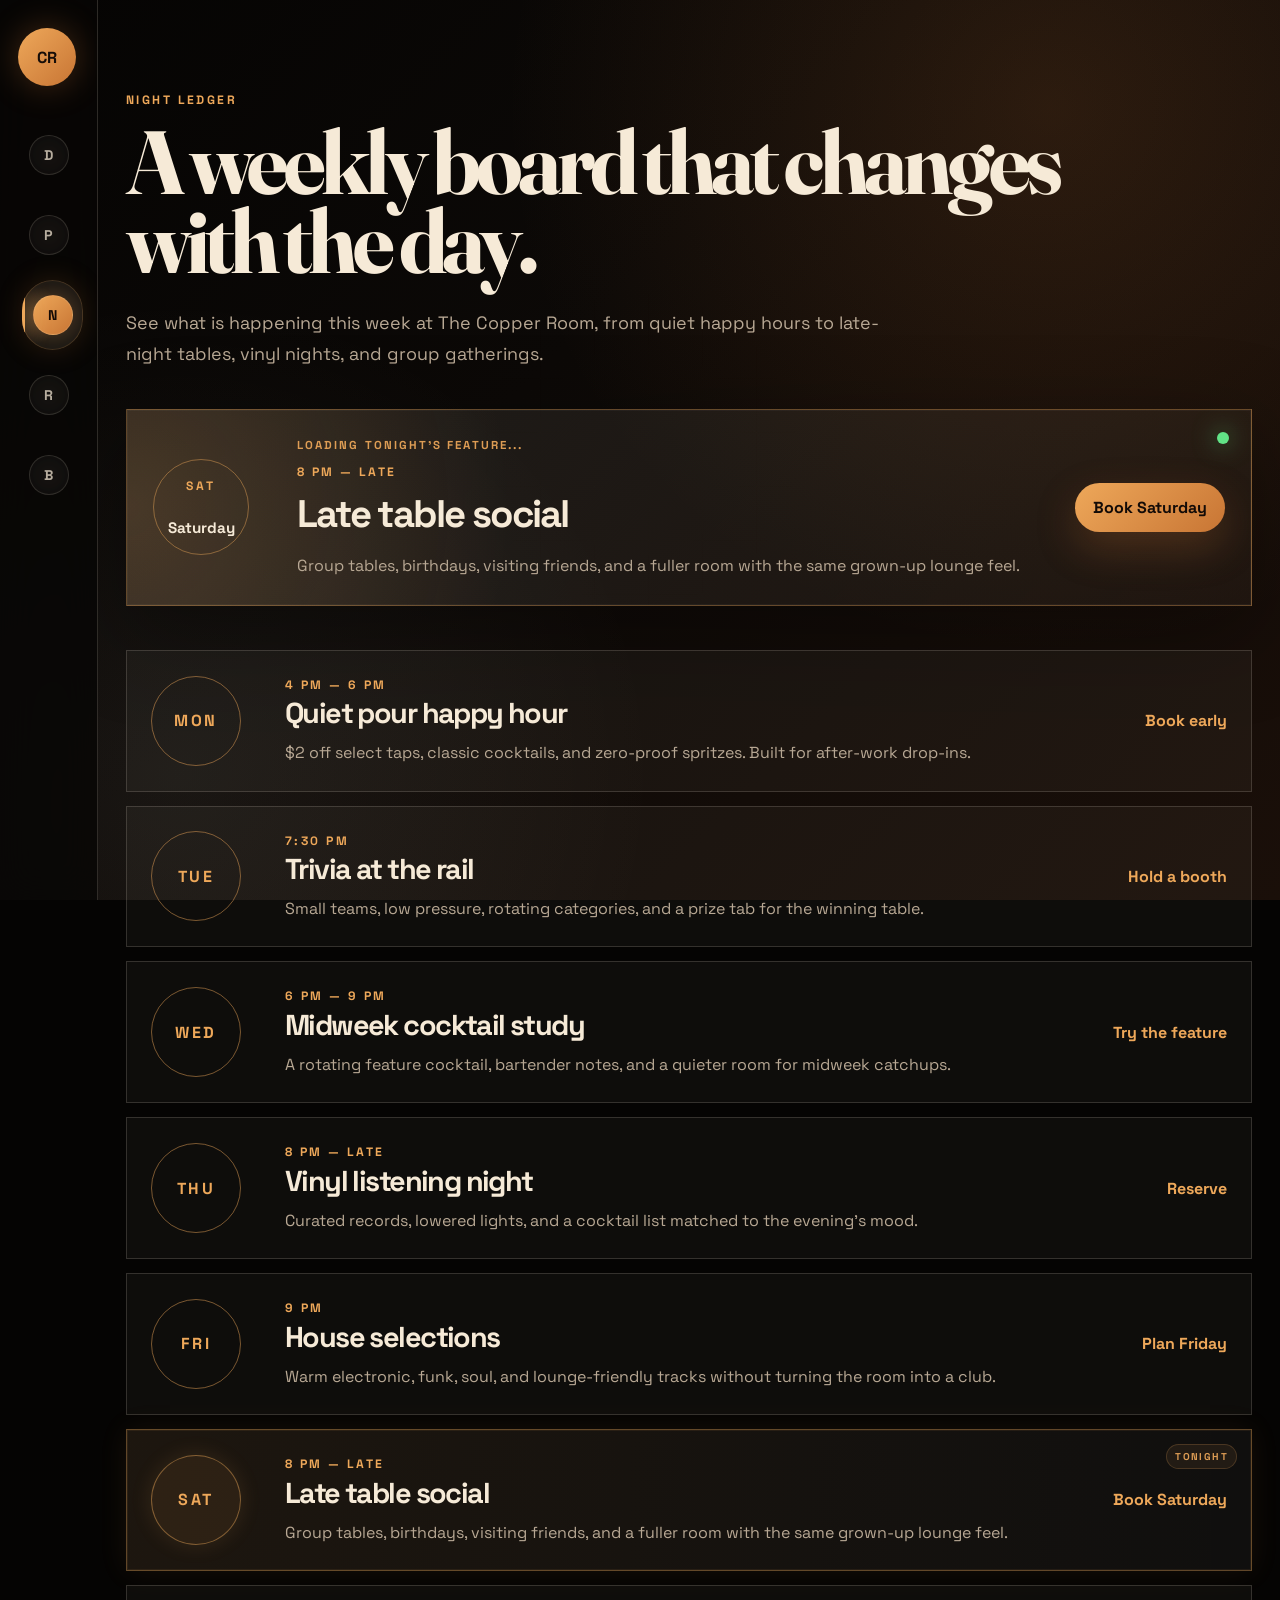
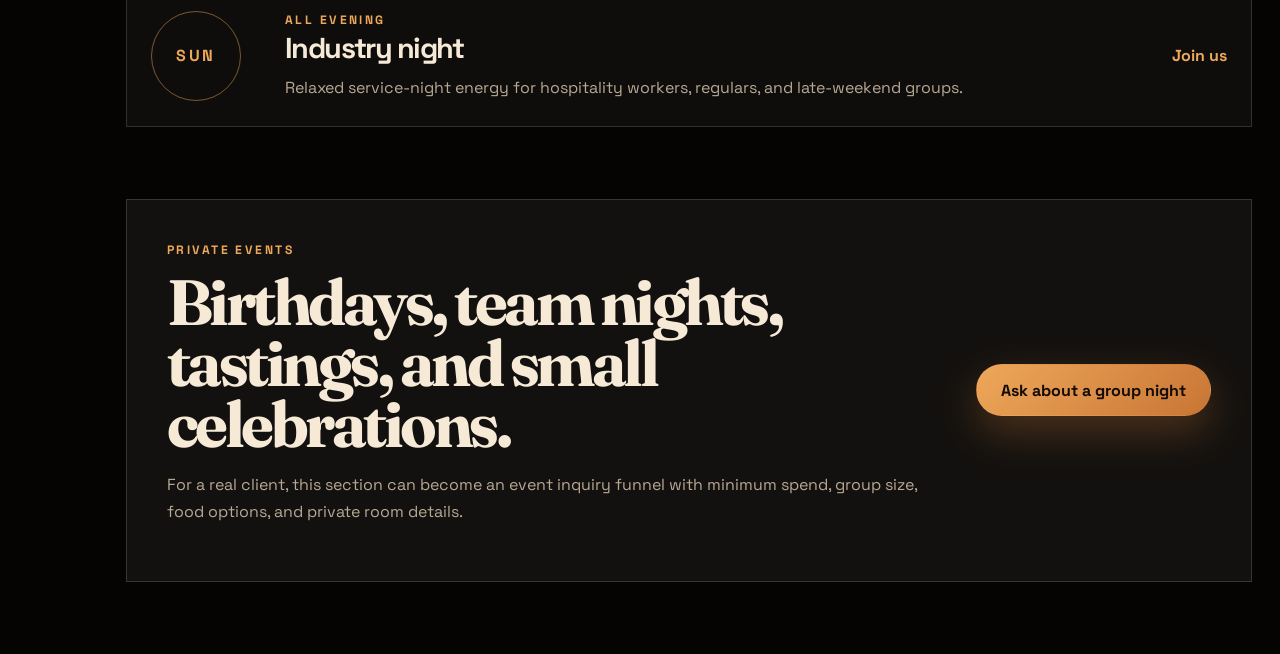
<file: code/calendar.html>
<!DOCTYPE html>
<html lang="en">
    <script src="js/venue.js"></script>
<head>
    <meta charset="UTF-8">
    <meta name="viewport" content="width=device-width, initial-scale=1.0">
    <title>Night Ledger | The Copper Room</title>
    <link rel="preconnect" href="https://fonts.googleapis.com">
    <link rel="preconnect" href="https://fonts.gstatic.com" crossorigin>
    <link href="https://fonts.googleapis.com/css2?family=Fraunces:opsz,wght@9..144,700;9..144,800&family=Space+Grotesk:wght@400;500;600;700&display=swap" rel="stylesheet">
    <link rel="stylesheet" href="css/venue.css">
</head>
<body>
    <aside class="side-rail">
        <a class="brand-lockup" href="index.html">
            <span class="brand-mark">CR</span>
            <span><strong>The Copper Room</strong><small>Cocktail Bar · Listening Lounge</small></span>
        </a>
        <nav class="rail-nav" aria-label="Primary navigation">
            <a href="index.html"><span>01</span>The Door</a>
            <a href="wall.html"><span>02</span>Pour Wall</a>
            <a class="active" href="calendar.html"><span>03</span>Night Ledger</a>
            <a href="rooms.html"><span>04</span>Room Map</a>
            <a href="reserve.html"><span>05</span>Reserve</a>
        </nav>
        <div class="rail-note">
            <p class="eyebrow">Weekly board</p>
            <p>Use this page for events, happy hours, live music, trivia, and private nights.</p>
        </div>
    </aside>

    <main class="site-main">
        <header class="page-intro ledger-intro dynamic-intro">
    <p class="kicker">Night Ledger</p>
    <h1>A weekly board that changes with the day.</h1>
    <p class="lead">See what is happening this week at The Copper Room, from quiet happy hours to late-night tables, vinyl nights, and group gatherings.</p>
</header>

<section class="today-ledger section-pad" aria-live="polite">
    <article class="today-card">
        <span class="live-dot" aria-hidden="true"></span>

        <div class="today-date">
            <span id="todayLabel">NOW</span>
            <strong id="todayDay">Tonight</strong>
        </div>

        <div class="today-feature-copy">
            <p class="feature-status">Loading tonight’s feature...</p>
            <p class="eyebrow" id="todayTime">Checking the board</p>
            <h2 id="todayTitle">Tonight at The Copper Room</h2>
            <p id="todayCopy">The Night Ledger updates automatically based on the current day.</p>
        </div>

        <a id="todayAction" href="reserve.html">Reserve</a>
    </article>
</section>

<section class="ledger section-pad dynamic-ledger">
    <article class="ledger-row" data-day="1">
        <span class="date-stamp">MON</span>
        <div>
            <p class="eyebrow">4 PM — 6 PM</p>
            <h2>Quiet pour happy hour</h2>
            <p>$2 off select taps, classic cocktails, and zero-proof spritzes. Built for after-work drop-ins.</p>
        </div>
        <a href="reserve.html">Book early</a>
    </article>

    <article class="ledger-row" data-day="2">
        <span class="date-stamp">TUE</span>
        <div>
            <p class="eyebrow">7:30 PM</p>
            <h2>Trivia at the rail</h2>
            <p>Small teams, low pressure, rotating categories, and a prize tab for the winning table.</p>
        </div>
        <a href="reserve.html">Hold a booth</a>
    </article>

    <article class="ledger-row" data-day="3">
        <span class="date-stamp">WED</span>
        <div>
            <p class="eyebrow">6 PM — 9 PM</p>
            <h2>Midweek cocktail study</h2>
            <p>A rotating feature cocktail, bartender notes, and a quieter room for midweek catchups.</p>
        </div>
        <a href="reserve.html">Try the feature</a>
    </article>

    <article class="ledger-row" data-day="4">
        <span class="date-stamp">THU</span>
        <div>
            <p class="eyebrow">8 PM — Late</p>
            <h2>Vinyl listening night</h2>
            <p>Curated records, lowered lights, and a cocktail list matched to the evening’s mood.</p>
        </div>
        <a href="reserve.html">Reserve</a>
    </article>

    <article class="ledger-row" data-day="5">
        <span class="date-stamp">FRI</span>
        <div>
            <p class="eyebrow">9 PM</p>
            <h2>House selections</h2>
            <p>Warm electronic, funk, soul, and lounge-friendly tracks without turning the room into a club.</p>
        </div>
        <a href="reserve.html">Plan Friday</a>
    </article>

    <article class="ledger-row" data-day="6">
        <span class="date-stamp">SAT</span>
        <div>
            <p class="eyebrow">8 PM — Late</p>
            <h2>Late table social</h2>
            <p>Group tables, birthdays, visiting friends, and a fuller room with the same grown-up lounge feel.</p>
        </div>
        <a href="reserve.html">Book Saturday</a>
    </article>

    <article class="ledger-row" data-day="0">
        <span class="date-stamp">SUN</span>
        <div>
            <p class="eyebrow">All evening</p>
            <h2>Industry night</h2>
            <p>Relaxed service-night energy for hospitality workers, regulars, and late-weekend groups.</p>
        </div>
        <a href="reserve.html">Join us</a>
    </article>
</section>
        <section class="feature-band section-pad">
            <div class="feature-copy">
                <p class="eyebrow">Private events</p>
                <h2>Birthdays, team nights, tastings, and small celebrations.</h2>
                <p>For a real client, this section can become an event inquiry funnel with minimum spend, group size, food options, and private room details.</p>
            </div>
            <a class="btn primary" href="reserve.html">Ask about a group night</a>
        </section>
    </main>
</body>
</html>
</file>
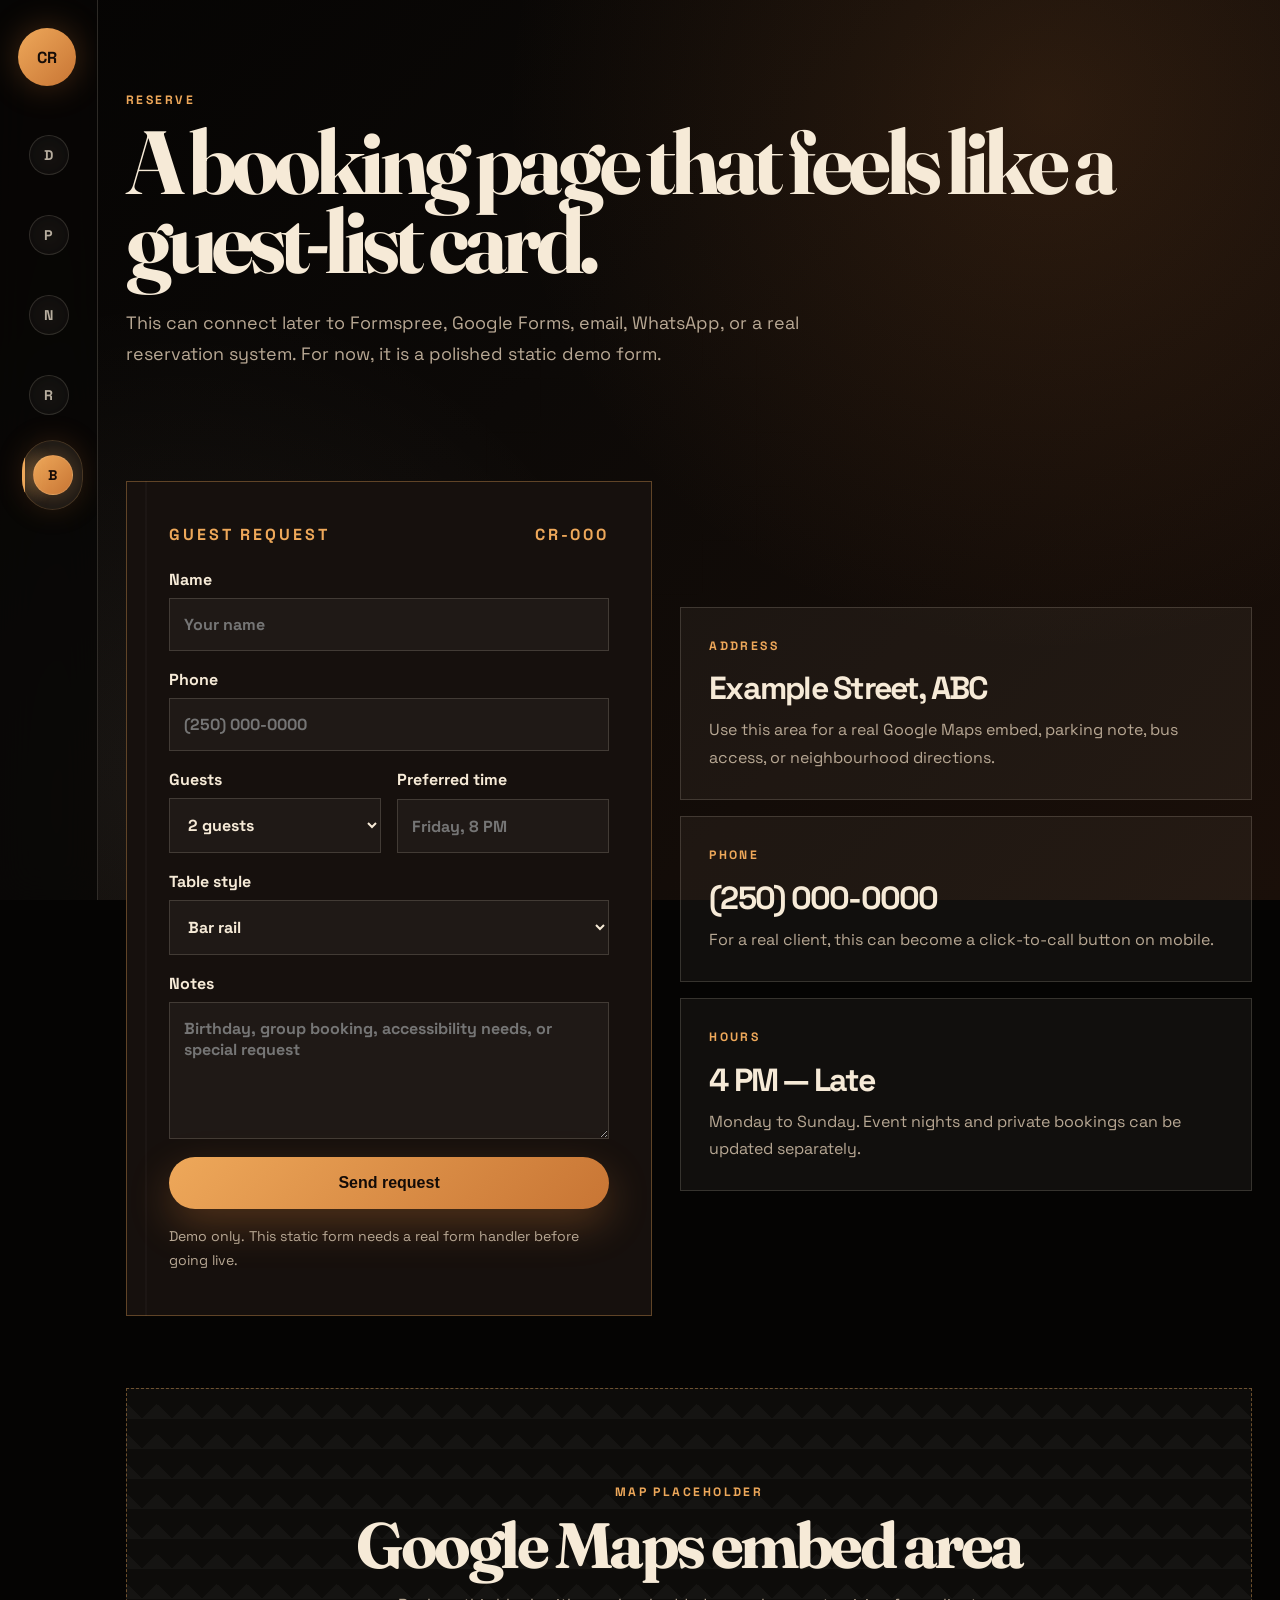
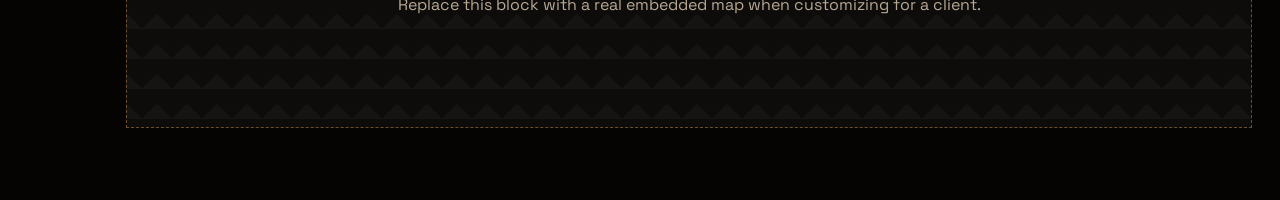
<file: code/reserve.html>
<!DOCTYPE html>
<html lang="en">
    <script src="js/venue.js"></script>
<head>
    <meta charset="UTF-8">
    <meta name="viewport" content="width=device-width, initial-scale=1.0">
    <title>Reserve | The Copper Room</title>
    <link rel="preconnect" href="https://fonts.googleapis.com">
    <link rel="preconnect" href="https://fonts.gstatic.com" crossorigin>
    <link href="https://fonts.googleapis.com/css2?family=Fraunces:opsz,wght@9..144,700;9..144,800&family=Space+Grotesk:wght@400;500;600;700&display=swap" rel="stylesheet">
    <link rel="stylesheet" href="css/venue.css">
</head>
<body>
    <aside class="side-rail">
        <a class="brand-lockup" href="index.html">
            <span class="brand-mark">CR</span>
            <span><strong>The Copper Room</strong><small>Cocktail Bar · Listening Lounge</small></span>
        </a>
        <nav class="rail-nav" aria-label="Primary navigation">
            <a href="index.html"><span>01</span>The Door</a>
            <a href="wall.html"><span>02</span>Pour Wall</a>
            <a href="calendar.html"><span>03</span>Night Ledger</a>
            <a href="rooms.html"><span>04</span>Room Map</a>
            <a class="active" href="reserve.html"><span>05</span>Reserve</a>
        </nav>
        <div class="rail-note">
            <p class="eyebrow">Visit details</p>
            <p>Example Street, ABC</p>
            <p>(250) 000-0000</p>
        </div>
    </aside>

    <main class="site-main">
        <header class="page-intro reserve-intro">
            <p class="kicker">Reserve</p>
            <h1>A booking page that feels like a guest-list card.</h1>
            <p class="lead">This can connect later to Formspree, Google Forms, email, WhatsApp, or a real reservation system. For now, it is a polished static demo form.</p>
        </header>

        <section class="booking-layout section-pad">
            <form class="guest-card" action="#" method="post">
                <div class="form-topline">
                    <span>Guest Request</span>
                    <strong>CR-000</strong>
                </div>
                <label>
                    Name
                    <input type="text" name="name" placeholder="Your name">
                </label>
                <label>
                    Phone
                    <input type="tel" name="phone" placeholder="(250) 000-0000">
                </label>
                <div class="form-row">
                    <label>
                        Guests
                        <select name="guests">
                            <option>2 guests</option>
                            <option>3-4 guests</option>
                            <option>5-6 guests</option>
                            <option>7+ guests</option>
                        </select>
                    </label>
                    <label>
                        Preferred time
                        <input type="text" name="time" placeholder="Friday, 8 PM">
                    </label>
                </div>
                <label>
                    Table style
                    <select name="table-style">
                        <option>Bar rail</option>
                        <option>Booth</option>
                        <option>Listening corner</option>
                        <option>Group table</option>
                    </select>
                </label>
                <label>
                    Notes
                    <textarea name="notes" rows="5" placeholder="Birthday, group booking, accessibility needs, or special request"></textarea>
                </label>
                <button type="submit">Send request</button>
                <p class="form-disclaimer">Demo only. This static form needs a real form handler before going live.</p>
            </form>

            <aside class="visit-stack">
                <article>
                    <p class="eyebrow">Address</p>
                    <h2>Example Street, ABC</h2>
                    <p>Use this area for a real Google Maps embed, parking note, bus access, or neighbourhood directions.</p>
                </article>
                <article>
                    <p class="eyebrow">Phone</p>
                    <h2>(250) 000-0000</h2>
                    <p>For a real client, this can become a click-to-call button on mobile.</p>
                </article>
                <article>
                    <p class="eyebrow">Hours</p>
                    <h2>4 PM — Late</h2>
                    <p>Monday to Sunday. Event nights and private bookings can be updated separately.</p>
                </article>
            </aside>
        </section>

        <section class="map-placeholder section-pad">
            <div>
                <p class="eyebrow">Map placeholder</p>
                <h2>Google Maps embed area</h2>
                <p>Replace this block with a real embedded map when customizing for a client.</p>
            </div>
        </section>
    </main>
</body>
</html>
</file>
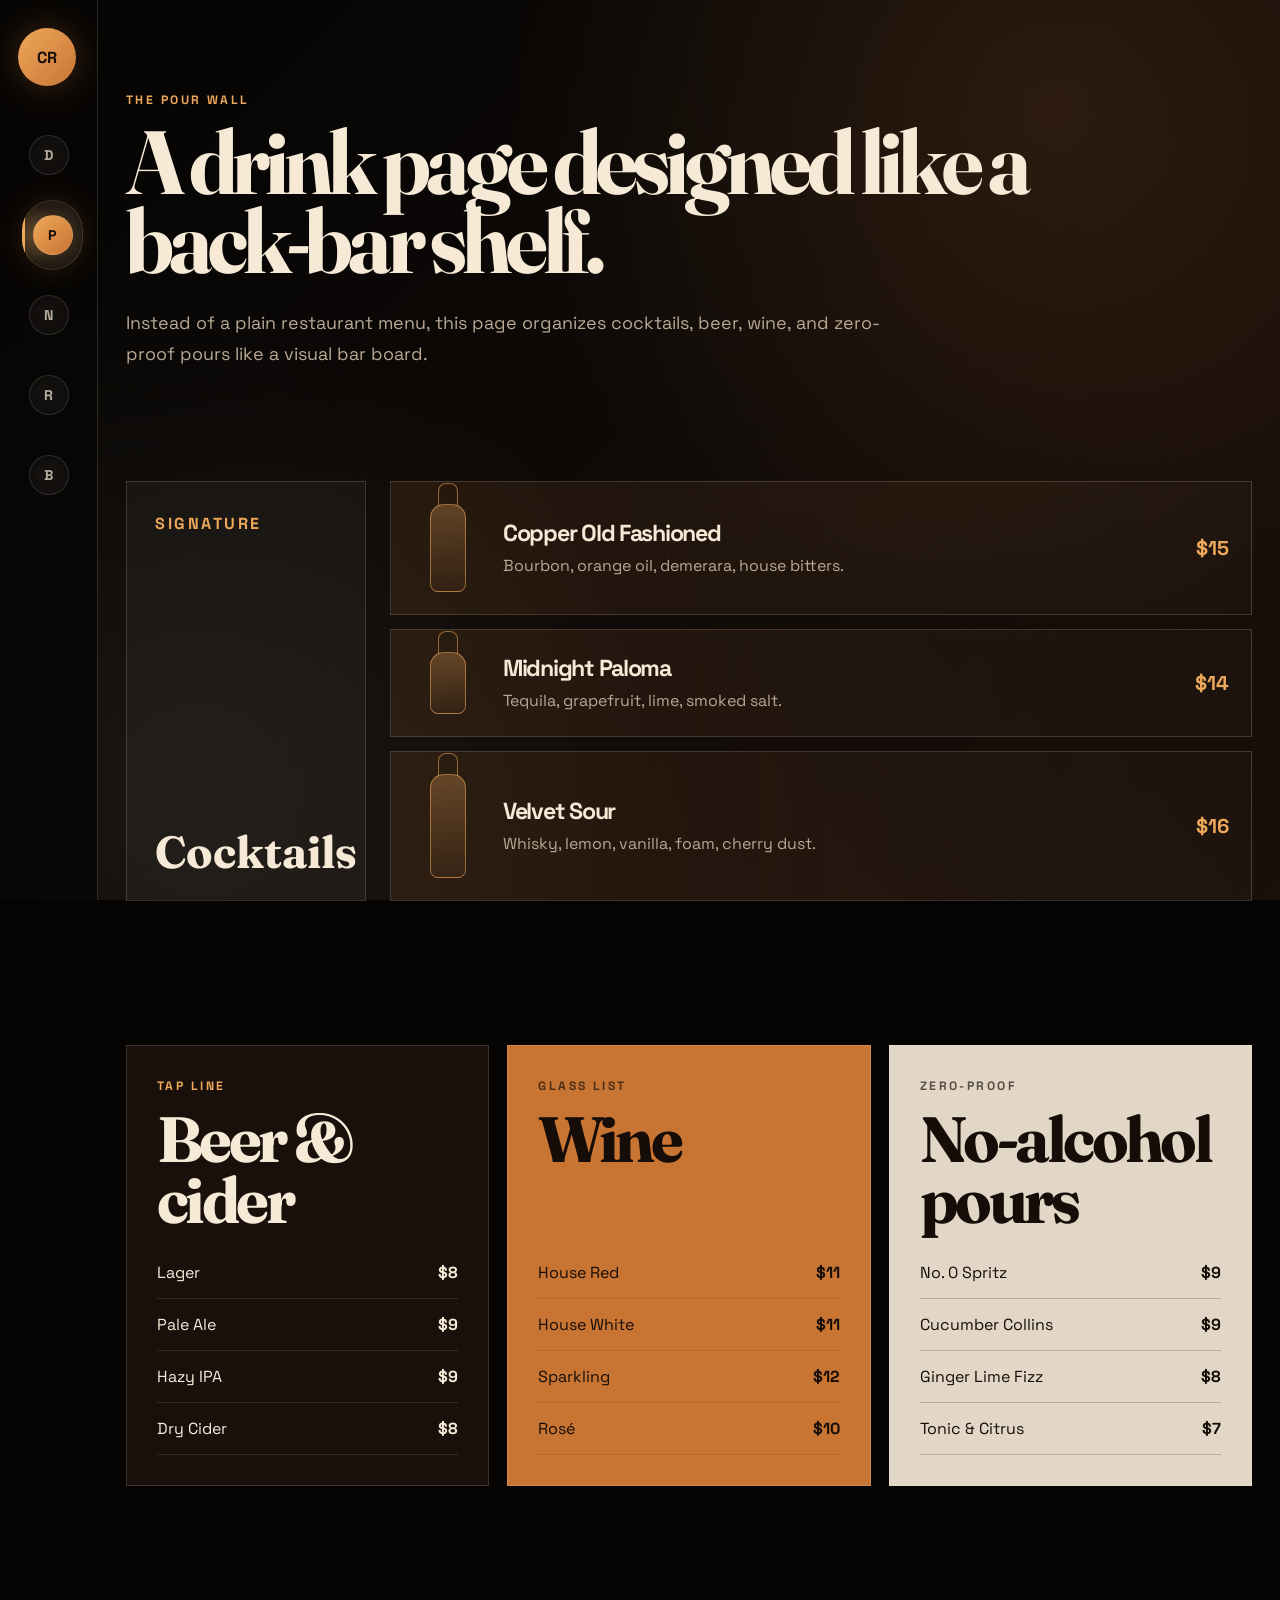
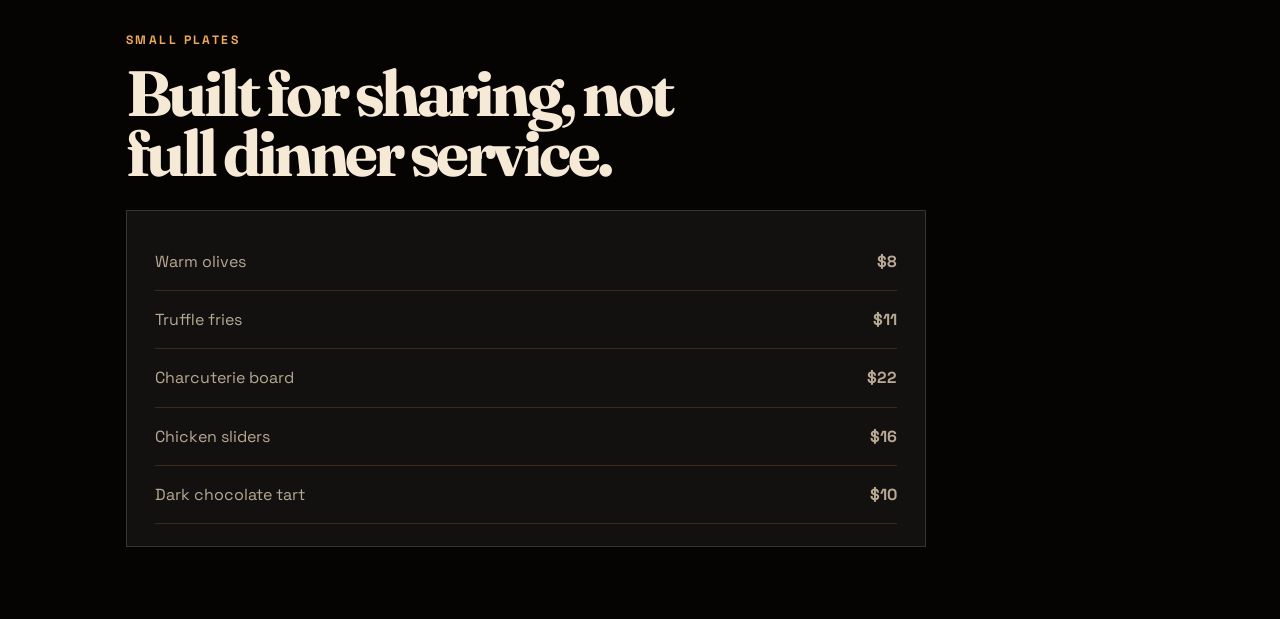
<file: code/wall.html>
<!DOCTYPE html>
<html lang="en">
    <script src="js/venue.js"></script>
<head>
    <meta charset="UTF-8">
    <meta name="viewport" content="width=device-width, initial-scale=1.0">
    <title>Pour Wall | The Copper Room</title>
    <link rel="preconnect" href="https://fonts.googleapis.com">
    <link rel="preconnect" href="https://fonts.gstatic.com" crossorigin>
    <link href="https://fonts.googleapis.com/css2?family=Fraunces:opsz,wght@9..144,700;9..144,800&family=Space+Grotesk:wght@400;500;600;700&display=swap" rel="stylesheet">
    <link rel="stylesheet" href="css/venue.css">
</head>
<body>
    <aside class="side-rail">
        <a class="brand-lockup" href="index.html">
            <span class="brand-mark">CR</span>
            <span><strong>The Copper Room</strong><small>Cocktail Bar · Listening Lounge</small></span>
        </a>
        <nav class="rail-nav" aria-label="Primary navigation">
            <a href="index.html"><span>01</span>The Door</a>
            <a class="active" href="wall.html"><span>02</span>Pour Wall</a>
            <a href="calendar.html"><span>03</span>Night Ledger</a>
            <a href="rooms.html"><span>04</span>Room Map</a>
            <a href="reserve.html"><span>05</span>Reserve</a>
        </nav>
        <div class="rail-note">
            <p class="eyebrow">Menu demo</p>
            <p>Editable drinks, prices, notes, and dietary labels for a real client.</p>
        </div>
    </aside>

    <main class="site-main">
        <header class="page-intro shelf-intro">
            <p class="kicker">The Pour Wall</p>
            <h1>A drink page designed like a back-bar shelf.</h1>
            <p class="lead">Instead of a plain restaurant menu, this page organizes cocktails, beer, wine, and zero-proof pours like a visual bar board.</p>
        </header>

        <section class="shelf-layout section-pad">
            <div class="shelf-label">
                <p>Signature</p>
                <strong>Cocktails</strong>
            </div>
            <div class="shelf-items">
                <article class="bottle-card">
                    <span class="bottle-shape"></span>
                    <div>
                        <h2>Copper Old Fashioned</h2>
                        <p>Bourbon, orange oil, demerara, house bitters.</p>
                    </div>
                    <strong>$15</strong>
                </article>
                <article class="bottle-card">
                    <span class="bottle-shape short"></span>
                    <div>
                        <h2>Midnight Paloma</h2>
                        <p>Tequila, grapefruit, lime, smoked salt.</p>
                    </div>
                    <strong>$14</strong>
                </article>
                <article class="bottle-card">
                    <span class="bottle-shape tall"></span>
                    <div>
                        <h2>Velvet Sour</h2>
                        <p>Whisky, lemon, vanilla, foam, cherry dust.</p>
                    </div>
                    <strong>$16</strong>
                </article>
            </div>
        </section>

        <section class="pour-columns section-pad">
            <article class="tap-board">
                <p class="eyebrow">Tap line</p>
                <h2>Beer & cider</h2>
                <ul class="line-list">
                    <li><span>Lager</span><strong>$8</strong></li>
                    <li><span>Pale Ale</span><strong>$9</strong></li>
                    <li><span>Hazy IPA</span><strong>$9</strong></li>
                    <li><span>Dry Cider</span><strong>$8</strong></li>
                </ul>
            </article>

            <article class="tap-board inverted">
                <p class="eyebrow">Glass list</p>
                <h2>Wine</h2>
                <ul class="line-list">
                    <li><span>House Red</span><strong>$11</strong></li>
                    <li><span>House White</span><strong>$11</strong></li>
                    <li><span>Sparkling</span><strong>$12</strong></li>
                    <li><span>Rosé</span><strong>$10</strong></li>
                </ul>
            </article>

            <article class="tap-board clean">
                <p class="eyebrow">Zero-proof</p>
                <h2>No-alcohol pours</h2>
                <ul class="line-list">
                    <li><span>No. 0 Spritz</span><strong>$9</strong></li>
                    <li><span>Cucumber Collins</span><strong>$9</strong></li>
                    <li><span>Ginger Lime Fizz</span><strong>$8</strong></li>
                    <li><span>Tonic & Citrus</span><strong>$7</strong></li>
                </ul>
            </article>
        </section>

        <section class="snack-strip section-pad">
            <div class="section-heading skinny">
                <p class="eyebrow">Small plates</p>
                <h2>Built for sharing, not full dinner service.</h2>
            </div>
            <div class="receipt-menu">
                <p><span>Warm olives</span><strong>$8</strong></p>
                <p><span>Truffle fries</span><strong>$11</strong></p>
                <p><span>Charcuterie board</span><strong>$22</strong></p>
                <p><span>Chicken sliders</span><strong>$16</strong></p>
                <p><span>Dark chocolate tart</span><strong>$10</strong></p>
            </div>
        </section>
    </main>
</body>
</html>
</file>
<file: code/css/venue.css>
:root {
    --ink: #080706;
    --ink-soft: #11100e;
    --panel: #17110d;
    --panel-2: #221713;
    --copper: #c87534;
    --copper-light: #eea85a;
    --cream: #f6ead7;
    --muted: #b8a894;
    --line: rgba(246, 234, 215, 0.16);
    --glow: rgba(200, 117, 52, 0.32);
    --green: #62e487;
    --max: 1180px;
}

* {
    box-sizing: border-box;
}

html {
    scroll-behavior: smooth;
}

body {
    margin: 0;
    min-height: 100vh;
    background:
        radial-gradient(circle at 82% 12%, rgba(200, 117, 52, 0.2), transparent 32rem),
        radial-gradient(circle at 14% 86%, rgba(246, 234, 215, 0.08), transparent 28rem),
        linear-gradient(135deg, #050403 0%, #0b0908 44%, #130d0a 100%);
    color: var(--cream);
    font-family: "Space Grotesk", system-ui, -apple-system, BlinkMacSystemFont, "Segoe UI", sans-serif;
    overflow-x: hidden;
}

img {
    max-width: 100%;
    display: block;
}

a {
    color: inherit;
    text-decoration: none;
}

p {
    color: var(--muted);
    line-height: 1.7;
}

h1,
h2,
h3,
p {
    margin-top: 0;
}

h1,
h2,
h3 {
    letter-spacing: -0.055em;
}

.side-rail {
    position: fixed;
    inset: 0 auto 0 0;
    width: 292px;
    padding: 28px 22px;
    display: flex;
    flex-direction: column;
    gap: 34px;
    background: rgba(8, 7, 6, 0.82);
    backdrop-filter: blur(18px);
    border-right: 1px solid var(--line);
    z-index: 10;
}

.brand-lockup {
    display: grid;
    grid-template-columns: 58px 1fr;
    align-items: center;
    gap: 14px;
}

.brand-mark {
    display: grid;
    place-items: center;
    width: 58px;
    height: 58px;
    border-radius: 50%;
    color: #160d08;
    background: linear-gradient(135deg, var(--copper-light), var(--copper));
    font-weight: 900;
    box-shadow: 0 0 34px var(--glow);
}

.brand-lockup strong {
    display: block;
    font-size: 1.06rem;
}

.brand-lockup small {
    display: block;
    margin-top: 5px;
    color: var(--muted);
    font-size: 0.78rem;
}

.rail-nav {
    display: grid;
    gap: 10px;
}

.rail-nav a {
    display: flex;
    align-items: center;
    gap: 13px;
    padding: 15px 14px;
    border-left: 2px solid transparent;
    color: #c7b9a6;
    transition: 0.2s ease;
}

.rail-nav a span {
    color: rgba(246, 234, 215, 0.42);
    font-size: 0.8rem;
    letter-spacing: 0.16em;
}

.rail-nav a:hover,
.rail-nav a.active {
    color: var(--cream);
    background: rgba(246, 234, 215, 0.06);
    border-left-color: var(--copper-light);
    transform: translateX(4px);
}

.rail-note {
    margin-top: auto;
    padding: 18px;
    border: 1px solid var(--line);
    background: rgba(246, 234, 215, 0.04);
}

.rail-note p {
    margin-bottom: 8px;
    font-size: 0.92rem;
}

.rail-note p:last-child {
    margin-bottom: 0;
}

.site-main {
    margin-left: 292px;
    min-height: 100vh;
}

.section-pad {
    width: min(var(--max), calc(100% - 56px));
    margin-inline: auto;
    padding-block: 72px;
}

.door-screen {
    width: min(1320px, calc(100% - 56px));
    min-height: 100vh;
    margin-inline: auto;
    padding: 54px 0 32px;
    display: grid;
    grid-template-columns: minmax(0, 0.95fr) minmax(360px, 0.72fr);
    align-items: center;
    gap: 38px;
}

.reveal-card {
    position: relative;
}

.reveal-card::before {
    content: "";
    position: absolute;
    inset: -34px -28px;
    border: 1px solid rgba(246, 234, 215, 0.09);
    background: linear-gradient(135deg, rgba(246, 234, 215, 0.045), transparent 54%);
    z-index: -1;
}

.kicker,
.eyebrow {
    color: var(--copper-light);
    text-transform: uppercase;
    letter-spacing: 0.2em;
    font-size: 0.76rem;
    font-weight: 800;
}

.door-copy h1,
.page-intro h1 {
    font-family: "Fraunces", serif;
    font-size: clamp(3.7rem, 8.2vw, 8.6rem);
    line-height: 0.88;
    margin-bottom: 28px;
    max-width: 980px;
}

.lead {
    font-size: clamp(1.08rem, 1.4vw, 1.35rem);
    max-width: 760px;
}

.door-actions,
.feature-band {
    display: flex;
    align-items: center;
    gap: 14px;
    flex-wrap: wrap;
}

.btn,
.guest-card button {
    display: inline-flex;
    justify-content: center;
    align-items: center;
    min-height: 52px;
    padding: 0 24px;
    border-radius: 999px;
    font-weight: 900;
    border: 1px solid transparent;
    cursor: pointer;
}

.btn.primary,
.guest-card button {
    background: linear-gradient(135deg, var(--copper-light), var(--copper));
    color: #130b07;
    box-shadow: 0 16px 40px var(--glow);
}

.btn.ghost {
    border-color: var(--line);
    color: var(--cream);
    background: rgba(255, 255, 255, 0.03);
}

.poster-wall {
    position: relative;
    display: grid;
    gap: 18px;
    transform: rotate(1deg);
}

.poster-card {
    overflow: hidden;
    border: 1px solid var(--line);
    background: var(--panel);
    box-shadow: 0 24px 80px rgba(0, 0, 0, 0.45);
}

.poster-photo {
    min-height: 520px;
    position: relative;
}

.poster-photo img {
    width: 100%;
    height: 620px;
    object-fit: cover;
    filter: contrast(1.06) saturate(0.8);
}

.poster-photo::after {
    content: "";
    position: absolute;
    inset: 0;
    background: linear-gradient(180deg, transparent 34%, rgba(0, 0, 0, 0.8));
}

.poster-photo div {
    position: absolute;
    left: 22px;
    right: 22px;
    bottom: 24px;
    z-index: 1;
}

.poster-photo span {
    color: var(--copper-light);
    text-transform: uppercase;
    letter-spacing: 0.16em;
    font-size: 0.76rem;
    font-weight: 800;
}

.poster-photo strong {
    display: block;
    margin-top: 8px;
    font-size: 1.65rem;
    line-height: 1;
    letter-spacing: -0.05em;
}

.ticket-card {
    width: 82%;
    margin-left: auto;
    margin-top: -80px;
    padding: 28px;
    position: relative;
    transform: rotate(-3deg);
    background:
        linear-gradient(90deg, transparent 12px, rgba(246, 234, 215, 0.09) 13px, transparent 14px),
        #211510;
}

.ticket-card h2 {
    font-size: 2rem;
    margin-bottom: 12px;
}

.ticket-punch {
    width: 24px;
    height: 24px;
    border-radius: 50%;
    position: absolute;
    left: -12px;
    top: 50%;
    background: var(--ink);
}

.marquee-strip {
    border-block: 1px solid var(--line);
    display: flex;
    gap: 0;
    overflow-x: auto;
    scrollbar-width: none;
    background: rgba(246, 234, 215, 0.035);
}

.marquee-strip::-webkit-scrollbar {
    display: none;
}

.marquee-strip span {
    padding: 18px 34px;
    white-space: nowrap;
    border-right: 1px solid var(--line);
    color: #d6c7b6;
    font-weight: 700;
}

.section-heading h2,
.chalk-board h2,
.tap-board h2,
.feature-copy h2,
.texture-copy h2,
.map-placeholder h2 {
    font-family: "Fraunces", serif;
    font-size: clamp(2.4rem, 5vw, 5rem);
    line-height: 0.95;
    margin-bottom: 16px;
}

.section-heading.skinny {
    max-width: 620px;
    margin-bottom: 26px;
}

.mood-grid {
    display: grid;
    grid-template-columns: 1.1fr 0.9fr 0.9fr;
    grid-auto-rows: minmax(230px, auto);
    gap: 16px;
}

.mood-tile {
    padding: 30px;
    border: 1px solid var(--line);
    background: linear-gradient(145deg, rgba(246, 234, 215, 0.07), rgba(246, 234, 215, 0.02));
    position: relative;
    min-height: 230px;
    display: flex;
    flex-direction: column;
    justify-content: flex-end;
}

.mood-tile span,
.zone span {
    color: var(--copper-light);
    font-weight: 900;
    letter-spacing: 0.18em;
}

.mood-tile h3 {
    font-size: 2rem;
    margin: 16px 0 8px;
}

.mood-tile p {
    margin-bottom: 0;
}

.mood-tile.tall {
    grid-row: span 2;
    background: linear-gradient(160deg, rgba(200, 117, 52, 0.24), rgba(246, 234, 215, 0.05));
}

.mood-tile.wide {
    grid-column: span 2;
}

.image-tile {
    padding: 0;
    overflow: hidden;
}

.image-tile img {
    width: 100%;
    height: 100%;
    object-fit: cover;
    min-height: 260px;
}

.chalk-board {
    border: 1px solid rgba(238, 168, 90, 0.28);
    padding: clamp(24px, 5vw, 48px);
    background:
        radial-gradient(circle at 4% 12%, rgba(238, 168, 90, 0.18), transparent 20rem),
        #11100e;
    box-shadow: inset 0 0 0 12px rgba(255, 255, 255, 0.018);
}

.chalk-board ul {
    list-style: none;
    padding: 0;
    margin: 28px 0;
    display: grid;
    gap: 0;
}

.chalk-board li {
    display: grid;
    grid-template-columns: 62px minmax(180px, 1fr) minmax(220px, 0.9fr);
    gap: 20px;
    align-items: center;
    padding: 20px 0;
    border-top: 1px dashed rgba(246, 234, 215, 0.22);
}

.chalk-board li:last-child {
    border-bottom: 1px dashed rgba(246, 234, 215, 0.22);
}

.chalk-board li span {
    color: var(--copper-light);
    letter-spacing: 0.2em;
    font-weight: 900;
}

.chalk-board li strong {
    font-size: 1.2rem;
}

.chalk-board li em {
    color: var(--muted);
    font-style: normal;
}

.text-link {
    color: var(--copper-light);
    font-weight: 900;
}

.page-intro {
    width: min(var(--max), calc(100% - 56px));
    margin-inline: auto;
    padding: 90px 0 22px;
}

.page-intro h1 {
    font-size: clamp(3.2rem, 7vw, 7rem);
    max-width: 1080px;
}

.shelf-layout {
    display: grid;
    grid-template-columns: 240px 1fr;
    gap: 24px;
    align-items: stretch;
}

.shelf-label {
    border: 1px solid var(--line);
    padding: 28px;
    background: rgba(246, 234, 215, 0.04);
    display: flex;
    flex-direction: column;
    justify-content: space-between;
}

.shelf-label p {
    text-transform: uppercase;
    letter-spacing: 0.16em;
    color: var(--copper-light);
    font-weight: 800;
}

.shelf-label strong {
    font-family: "Fraunces", serif;
    font-size: 2.8rem;
    line-height: 0.9;
}

.shelf-items {
    display: grid;
    gap: 14px;
}

.bottle-card {
    display: grid;
    grid-template-columns: 70px 1fr auto;
    gap: 20px;
    align-items: center;
    padding: 22px;
    border: 1px solid var(--line);
    background: linear-gradient(90deg, rgba(200, 117, 52, 0.13), rgba(255, 255, 255, 0.025));
}

.bottle-card h2 {
    font-size: 1.45rem;
    margin-bottom: 4px;
}

.bottle-card p {
    margin-bottom: 0;
}

.bottle-card > strong {
    color: var(--copper-light);
    font-size: 1.25rem;
}

.bottle-shape {
    width: 36px;
    height: 88px;
    margin-inline: auto;
    border: 1px solid rgba(238, 168, 90, 0.55);
    border-radius: 14px 14px 8px 8px;
    background: linear-gradient(180deg, rgba(238, 168, 90, 0.3), rgba(238, 168, 90, 0.05));
    position: relative;
}

.bottle-shape::before {
    content: "";
    position: absolute;
    width: 18px;
    height: 22px;
    left: 50%;
    top: -22px;
    transform: translateX(-50%);
    border: 1px solid rgba(238, 168, 90, 0.55);
    border-bottom: 0;
    border-radius: 8px 8px 0 0;
}

.bottle-shape.short {
    height: 62px;
}

.bottle-shape.tall {
    height: 104px;
}

.pour-columns {
    display: grid;
    grid-template-columns: repeat(3, 1fr);
    gap: 18px;
}

.tap-board {
    min-height: 440px;
    padding: 30px;
    border: 1px solid var(--line);
    background: #19100c;
    display: flex;
    flex-direction: column;
}

.tap-board.inverted {
    background: var(--copper);
    color: #160d08;
}

.tap-board.inverted p,
.tap-board.inverted .eyebrow {
    color: rgba(22, 13, 8, 0.68);
}

.tap-board.clean {
    background: rgba(246, 234, 215, 0.92);
    color: #160d08;
}

.tap-board.clean p,
.tap-board.clean .eyebrow {
    color: rgba(22, 13, 8, 0.68);
}

.line-list,
.receipt-menu {
    margin: auto 0 0;
    padding: 0;
    list-style: none;
}

.line-list li,
.receipt-menu p {
    display: flex;
    justify-content: space-between;
    gap: 20px;
    padding: 15px 0;
    border-bottom: 1px solid rgba(128, 83, 48, 0.36);
}

.line-list li span,
.receipt-menu span {
    color: inherit;
}

.receipt-menu {
    border: 1px solid var(--line);
    padding: 22px 28px;
    background: rgba(246, 234, 215, 0.06);
    max-width: 800px;
}

.receipt-menu p {
    margin: 0;
}

.ledger {
    display: grid;
    gap: 14px;
}

.ledger-row {
    display: grid;
    grid-template-columns: 110px 1fr auto;
    gap: 24px;
    align-items: center;
    padding: 24px;
    border: 1px solid var(--line);
    background: rgba(246, 234, 215, 0.04);
}

.ledger-row.highlight {
    background: linear-gradient(135deg, rgba(200, 117, 52, 0.28), rgba(246, 234, 215, 0.05));
}

.date-stamp {
    display: grid;
    place-items: center;
    width: 90px;
    height: 90px;
    border: 1px solid rgba(238, 168, 90, 0.48);
    border-radius: 50%;
    color: var(--copper-light);
    font-weight: 900;
    letter-spacing: 0.16em;
}

.ledger-row h2 {
    font-size: 1.8rem;
    margin-bottom: 8px;
}

.ledger-row p {
    margin-bottom: 0;
}

.ledger-row a {
    color: var(--copper-light);
    font-weight: 900;
    white-space: nowrap;
}

.feature-band {
    justify-content: space-between;
    padding: 40px;
    border: 1px solid var(--line);
    background: rgba(246, 234, 215, 0.06);
    margin-bottom: 72px;
}

.feature-copy {
    max-width: 750px;
}

.floorplan {
    display: grid;
    grid-template-columns: 1fr 1fr 0.82fr;
    grid-template-rows: 240px 240px;
    gap: 16px;
    min-height: 520px;
}

.zone {
    padding: 28px;
    border: 1px solid var(--line);
    background: rgba(246, 234, 215, 0.04);
    display: flex;
    flex-direction: column;
    justify-content: flex-end;
}

.zone h2 {
    font-size: 2rem;
    margin: 18px 0 8px;
}

.zone p {
    margin-bottom: 0;
}

.bar-zone {
    grid-row: span 2;
    background: linear-gradient(180deg, rgba(200, 117, 52, 0.22), rgba(246, 234, 215, 0.04));
}

.booth-zone {
    grid-column: span 2;
}

.sound-zone {
    background: #25140e;
}

.group-zone {
    background: rgba(246, 234, 215, 0.09);
}

.texture-story,
.booking-layout {
    display: grid;
    grid-template-columns: 0.92fr 1fr;
    gap: 28px;
    align-items: center;
}

.texture-image {
    border: 1px solid var(--line);
    padding: 10px;
    transform: rotate(-2deg);
    background: rgba(255, 255, 255, 0.03);
}

.texture-image img {
    width: 100%;
    height: 560px;
    object-fit: cover;
}

.texture-copy {
    padding: clamp(24px, 4vw, 52px);
    border: 1px solid var(--line);
    background: rgba(246, 234, 215, 0.05);
}

.guest-card {
    padding: clamp(24px, 4vw, 42px);
    border: 1px solid rgba(238, 168, 90, 0.34);
    background:
        linear-gradient(90deg, transparent 18px, rgba(246, 234, 215, 0.06) 19px, transparent 20px),
        #16100d;
}

.form-topline {
    display: flex;
    justify-content: space-between;
    gap: 20px;
    color: var(--copper-light);
    text-transform: uppercase;
    letter-spacing: 0.18em;
    font-weight: 900;
    margin-bottom: 24px;
}

label {
    display: grid;
    gap: 8px;
    color: var(--cream);
    font-weight: 800;
    margin-bottom: 18px;
}

input,
select,
textarea {
    width: 100%;
    border: 1px solid var(--line);
    background: rgba(255, 255, 255, 0.04);
    color: var(--cream);
    border-radius: 0;
    padding: 15px 14px;
    font: inherit;
}

textarea {
    resize: vertical;
}

.form-row {
    display: grid;
    grid-template-columns: 1fr 1fr;
    gap: 16px;
}

.guest-card button {
    width: 100%;
    border: 0;
    font-size: 1rem;
}

.form-disclaimer {
    margin: 16px 0 0;
    font-size: 0.88rem;
}

.visit-stack {
    display: grid;
    gap: 16px;
}

.visit-stack article {
    padding: 28px;
    border: 1px solid var(--line);
    background: rgba(246, 234, 215, 0.05);
}

.visit-stack h2 {
    font-size: 2rem;
    margin-bottom: 8px;
}

.visit-stack p:last-child {
    margin-bottom: 0;
}

.map-placeholder {
    min-height: 340px;
    display: grid;
    place-items: center;
    text-align: center;
    border: 1px dashed rgba(238, 168, 90, 0.42);
    margin-bottom: 72px;
    background:
        linear-gradient(45deg, rgba(255, 255, 255, 0.03) 25%, transparent 25%),
        linear-gradient(-45deg, rgba(255, 255, 255, 0.03) 25%, transparent 25%),
        rgba(246, 234, 215, 0.035);
    background-size: 30px 30px;
}

@media (max-width: 1040px) {
    .side-rail {
        position: sticky;
        top: 0;
        width: 100%;
        height: auto;
        padding: 16px;
        gap: 14px;
        border-right: 0;
        border-bottom: 1px solid var(--line);
    }

    .rail-note {
        display: none;
    }

    .brand-lockup {
        grid-template-columns: 46px 1fr;
    }

    .brand-mark {
        width: 46px;
        height: 46px;
    }

    .rail-nav {
        display: flex;
        overflow-x: auto;
        gap: 8px;
        padding-bottom: 4px;
    }

    .rail-nav a {
        white-space: nowrap;
        padding: 11px 12px;
        border-left: 0;
        border-bottom: 2px solid transparent;
    }

    .rail-nav a:hover,
    .rail-nav a.active {
        transform: none;
        border-left-color: transparent;
        border-bottom-color: var(--copper-light);
    }

    .site-main {
        margin-left: 0;
    }

    .door-screen,
    .texture-story,
    .booking-layout,
    .shelf-layout {
        grid-template-columns: 1fr;
    }

    .door-screen {
        min-height: auto;
        padding-top: 46px;
    }

    .poster-wall {
        transform: none;
    }

    .poster-photo,
    .poster-photo img {
        min-height: 420px;
        height: 420px;
    }

    .pour-columns,
    .floorplan {
        grid-template-columns: 1fr 1fr;
    }

    .floorplan {
        grid-template-rows: auto;
    }

    .bar-zone,
    .booth-zone {
        grid-row: auto;
        grid-column: auto;
    }
}

@media (max-width: 760px) {
    .section-pad,
    .door-screen,
    .page-intro {
        width: min(100% - 32px, var(--max));
    }

    .door-copy h1,
    .page-intro h1 {
        font-size: clamp(3rem, 17vw, 5.4rem);
    }

    .reveal-card::before {
        display: none;
    }

    .ticket-card {
        width: 94%;
        margin-top: -46px;
    }

    .mood-grid,
    .pour-columns,
    .floorplan {
        grid-template-columns: 1fr;
    }

    .mood-tile.tall,
    .mood-tile.wide {
        grid-row: auto;
        grid-column: auto;
    }

    .chalk-board li,
    .ledger-row,
    .bottle-card {
        grid-template-columns: 1fr;
    }

    .ledger-row a {
        white-space: normal;
    }

    .date-stamp {
        width: 74px;
        height: 74px;
    }

    .form-row {
        grid-template-columns: 1fr;
        gap: 0;
    }

    .texture-image img {
        height: 360px;
    }

    .feature-band {
        padding: 26px;
    }
}

@media (max-width: 440px) {
    .brand-lockup small,
    .rail-nav a span {
        display: none;
    }

    .rail-nav a {
        font-size: 0.92rem;
    }

    .poster-photo,
    .poster-photo img {
        height: 360px;
        min-height: 360px;
    }
}
/* =========================================================
   V3.1 upgrades: scroll-reactive background + living sidebar
   ========================================================= */

html {
    background: #050403;
}

body {
    position: relative;
    isolation: isolate;
    background: #050403;
}

body::before {
    content: "";
    position: fixed;
    inset: 0;
    z-index: -1;
    pointer-events: none;
    background:
        radial-gradient(circle at var(--bg-x, 82%) var(--bg-y, 12%), rgba(200, 117, 52, var(--bg-copper, 0.18)), transparent 34rem),
        radial-gradient(circle at var(--bg-x2, 14%) var(--bg-y2, 86%), rgba(246, 234, 215, var(--bg-cream, 0.08)), transparent 30rem),
        linear-gradient(var(--bg-angle, 135deg), #050403 0%, #0c0907 42%, #1a0f09 100%);
    transition: background 0.25s linear;
}

body::after {
    content: "";
    position: fixed;
    inset: 0;
    z-index: -1;
    pointer-events: none;
    opacity: 0.16;
    background-image:
        linear-gradient(rgba(246, 234, 215, 0.035) 1px, transparent 1px),
        linear-gradient(90deg, rgba(246, 234, 215, 0.035) 1px, transparent 1px);
    background-size: 54px 54px;
    mask-image: radial-gradient(circle at center, black, transparent 72%);
}

/* Sidebar numbers removed */
.rail-nav a span {
    display: none !important;
}

/* Sidebar glow buttons */
.rail-nav a {
    position: relative;
    border-left: 0;
    border-radius: 999px;
    overflow: hidden;
}

.rail-nav a::before {
    flex: 0 0 auto;
    display: grid;
    place-items: center;
    width: 38px;
    height: 38px;
    border-radius: 50%;
    margin-right: 2px;
    color: rgba(246, 234, 215, 0.72);
    background: rgba(246, 234, 215, 0.055);
    border: 1px solid rgba(246, 234, 215, 0.12);
    font-size: 0.88rem;
    font-weight: 900;
    box-shadow: inset 0 0 18px rgba(0, 0, 0, 0.35);
}

.rail-nav a:nth-child(1)::before {
    content: "D";
}

.rail-nav a:nth-child(2)::before {
    content: "P";
}

.rail-nav a:nth-child(3)::before {
    content: "N";
}

.rail-nav a:nth-child(4)::before {
    content: "R";
}

.rail-nav a:nth-child(5)::before {
    content: "B";
}

.rail-nav a::after {
    content: "";
    position: absolute;
    inset: 10px auto 10px 0;
    width: 3px;
    border-radius: 999px;
    background: var(--copper-light);
    opacity: 0;
    box-shadow: 0 0 22px rgba(238, 168, 90, 0.75);
    transition: 0.25s ease;
}

.rail-nav a:hover,
.rail-nav a.active {
    color: var(--cream);
    border-left-color: transparent;
    background:
        radial-gradient(circle at 22% 50%, rgba(238, 168, 90, 0.2), transparent 48%),
        rgba(246, 234, 215, 0.065);
    box-shadow:
        0 0 28px rgba(200, 117, 52, 0.18),
        inset 0 0 0 1px rgba(238, 168, 90, 0.18);
    transform: translateX(4px);
}

.rail-nav a:hover::before,
.rail-nav a.active::before {
    color: #150b06;
    background: linear-gradient(135deg, var(--copper-light), var(--copper));
    box-shadow: 0 0 28px rgba(238, 168, 90, 0.38);
}

.rail-nav a:hover::after,
.rail-nav a.active::after {
    opacity: 1;
}

/* Desktop expanding sidebar */
@media (min-width: 1041px) {
    :root {
        --rail-closed: 98px;
        --rail-open: 292px;
    }

    .side-rail {
        width: var(--rail-closed);
        padding-inline: 18px;
        overflow: hidden;
        transition:
            width 0.36s ease,
            padding 0.36s ease,
            background 0.36s ease,
            box-shadow 0.36s ease;
    }

    .side-rail:hover,
    .side-rail:focus-within {
        width: var(--rail-open);
        padding-inline: 22px;
        background: rgba(8, 7, 6, 0.92);
        box-shadow: 26px 0 90px rgba(0, 0, 0, 0.38);
    }

    .site-main {
        margin-left: var(--rail-closed);
        transition: margin-left 0.36s ease;
    }

    .side-rail:hover + .site-main,
    .side-rail:focus-within + .site-main {
        margin-left: var(--rail-open);
    }

    .brand-lockup {
        grid-template-columns: 58px 190px;
        white-space: nowrap;
    }

    .brand-lockup > span:last-child,
    .rail-note {
        transition:
            opacity 0.22s ease,
            transform 0.22s ease;
    }

    .side-rail:not(:hover):not(:focus-within) .brand-lockup > span:last-child,
    .side-rail:not(:hover):not(:focus-within) .rail-note {
        opacity: 0;
        transform: translateX(-12px);
        pointer-events: none;
    }

    .side-rail:not(:hover):not(:focus-within) .rail-nav a {
        justify-content: center;
        padding-inline: 10px;
        font-size: 0;
        gap: 0;
    }

    .side-rail:not(:hover):not(:focus-within) .rail-nav a::before {
        margin-right: 0;
        font-size: 0.88rem;
    }

    .side-rail:hover .rail-nav a,
    .side-rail:focus-within .rail-nav a {
        font-size: 0.98rem;
    }
}

/* Night Ledger dynamic styling */
.dynamic-intro {
    padding-bottom: 22px;
}

.today-ledger {
    padding-top: 0;
    padding-bottom: 18px;
}

.today-card {
    position: relative;
    display: grid;
    grid-template-columns: 120px 1fr auto;
    align-items: center;
    gap: 24px;
    padding: 26px;
    border: 1px solid rgba(238, 168, 90, 0.34);
    background:
        radial-gradient(circle at 0% 50%, rgba(238, 168, 90, 0.18), transparent 34%),
        linear-gradient(135deg, rgba(246, 234, 215, 0.09), rgba(246, 234, 215, 0.035));
    box-shadow:
        0 26px 90px rgba(0, 0, 0, 0.35),
        inset 0 0 0 1px rgba(255, 255, 255, 0.035);
}

.live-dot {
    position: absolute;
    top: 22px;
    right: 22px;
    width: 12px;
    height: 12px;
    border-radius: 50%;
    background: var(--green);
    box-shadow: 0 0 24px rgba(98, 228, 135, 0.75);
    animation: livePulse 1.7s ease-in-out infinite;
}

@keyframes livePulse {
    0%, 100% {
        transform: scale(1);
        opacity: 0.85;
    }

    50% {
        transform: scale(1.45);
        opacity: 1;
    }
}

.today-date {
    display: grid;
    place-items: center;
    width: 96px;
    height: 96px;
    border-radius: 50%;
    border: 1px solid rgba(238, 168, 90, 0.45);
    color: var(--copper-light);
}

.today-date span {
    font-size: 0.76rem;
    letter-spacing: 0.22em;
    font-weight: 900;
}

.today-date strong {
    margin-top: -10px;
    color: var(--cream);
    font-size: 0.95rem;
}

.today-card h2 {
    margin-bottom: 8px;
    font-size: clamp(1.7rem, 3vw, 3rem);
}

.today-card p {
    margin-bottom: 0;
}

.today-card a {
    color: #130b07;
    font-weight: 900;
    background: linear-gradient(135deg, var(--copper-light), var(--copper));
    padding: 14px 18px;
    border-radius: 999px;
    white-space: nowrap;
    box-shadow: 0 16px 40px rgba(200, 117, 52, 0.25);
}

.dynamic-ledger {
    padding-top: 26px;
}

.ledger-row {
    position: relative;
    transition:
        transform 0.25s ease,
        border-color 0.25s ease,
        box-shadow 0.25s ease,
        background 0.25s ease;
}

.ledger-row.today-row {
    transform: translateX(8px);
    border-color: rgba(238, 168, 90, 0.48);
    box-shadow:
        0 22px 70px rgba(0, 0, 0, 0.34),
        0 0 34px rgba(200, 117, 52, 0.16);
}

.ledger-row.today-row::after {
    content: "TONIGHT";
    position: absolute;
    top: 14px;
    right: 14px;
    padding: 6px 9px;
    border-radius: 999px;
    color: #130b07;
    background: var(--copper-light);
    font-size: 0.68rem;
    font-weight: 900;
    letter-spacing: 0.14em;
}

.ledger-row.today-row .date-stamp {
    color: #150b06;
    background: linear-gradient(135deg, var(--copper-light), var(--copper));
    box-shadow: 0 0 34px rgba(238, 168, 90, 0.28);
}

@media (max-width: 760px) {
    .today-card {
        grid-template-columns: 1fr;
    }

    .today-card a {
        justify-self: start;
    }

    .ledger-row.today-row {
        transform: none;
    }
}

/* =========================================================
   Subtle current-day highlight for Night Ledger
   ========================================================= */

.ledger-row.today-row {
    transform: none;
    border-color: rgba(238, 168, 90, 0.36);
    background:
        linear-gradient(90deg, rgba(238, 168, 90, 0.08), rgba(255, 255, 255, 0.025)),
        rgba(255, 255, 255, 0.025);
    box-shadow:
        0 0 28px rgba(238, 168, 90, 0.08),
        inset 0 0 0 1px rgba(238, 168, 90, 0.08);
}

.ledger-row.today-row::after {
    content: "TONIGHT";
    position: absolute;
    top: 14px;
    right: 14px;
    padding: 5px 8px;
    border-radius: 999px;
    color: rgba(238, 168, 90, 0.92);
    background: rgba(238, 168, 90, 0.08);
    border: 1px solid rgba(238, 168, 90, 0.2);
    font-size: 0.62rem;
    font-weight: 900;
    letter-spacing: 0.14em;
}

.ledger-row.today-row .date-stamp {
    color: var(--copper-light);
    background: rgba(238, 168, 90, 0.08);
    border-color: rgba(238, 168, 90, 0.45);
    box-shadow: 0 0 22px rgba(238, 168, 90, 0.12);
}
/* =========================================================
   Night Ledger feature status label
   ========================================================= */

.today-feature-copy {
    display: grid;
    gap: 6px;
}

.feature-status {
    margin: 0;
    color: rgba(238, 168, 90, 0.92);
    font-size: 0.72rem;
    font-weight: 900;
    letter-spacing: 0.18em;
    text-transform: uppercase;
}

.today-card .eyebrow {
    margin-bottom: 0;
}
</file>
